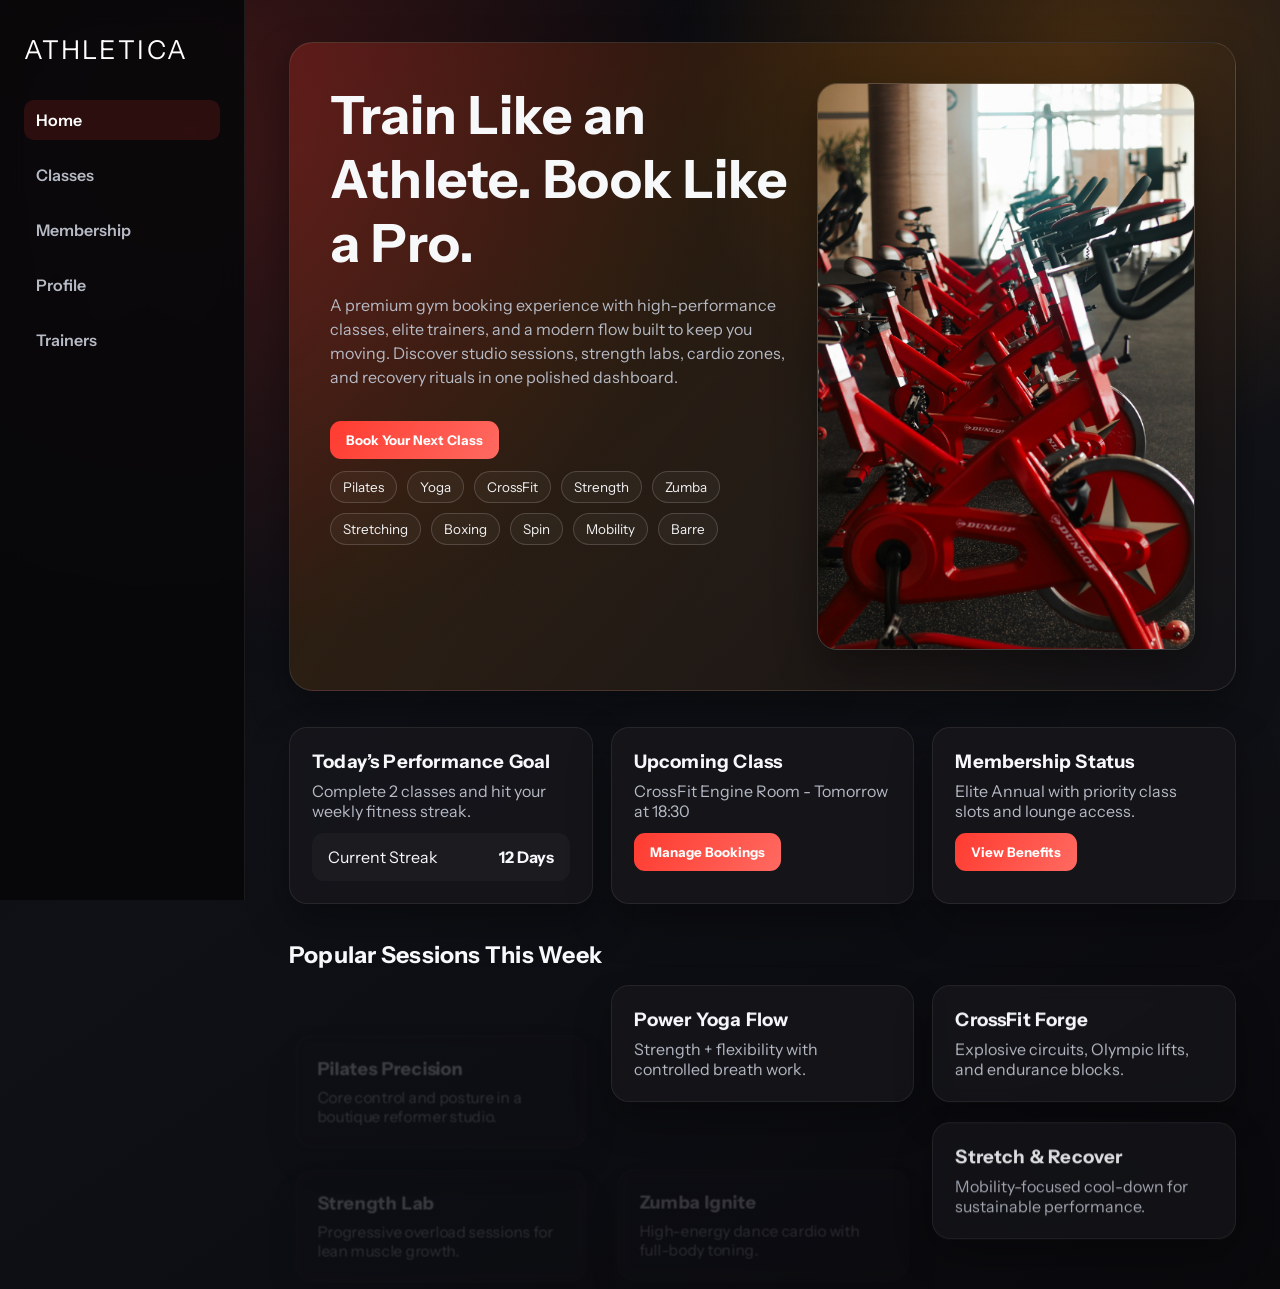
<file: index.html>
<!DOCTYPE html>
<html lang="en">
<head>
  <meta charset="UTF-8">
  <meta name="viewport" content="width=device-width, initial-scale=1.0">
  <title>Athletica | Premium Gym Booking Platform</title>
  <link rel="stylesheet" href="https://fonts.cdnfonts.com/css/power-grotesk">
  <link rel="stylesheet" href="https://fonts.googleapis.com/css2?family=Instrument+Sans:wght@400;500;600;700;800&display=swap">
  <link rel="stylesheet" href="style.css">
  <link rel="icon" type="image/png" href="gymfavicon.png">
</head>
<body>
  <div class="sidebar">
    <div class="logo">ATHLETICA</div>
    <a class="active" href="index.html">Home</a>
    <a href="classes.html">Classes</a>
    <a href="membership.html">Membership</a>
    <a href="profile.html">Profile</a>
    <a href="trainers.html">Trainers</a>
  </div>

  <main class="main">
    <section class="hero hero-layout reveal">
      <div>
        <h1>Train Like an Athlete. Book Like a Pro.</h1>
        <p>A premium gym booking experience with high-performance classes, elite trainers, and a modern flow built to keep you moving. Discover studio sessions, strength labs, cardio zones, and recovery rituals in one polished dashboard.</p>
        <button onclick="location.href='classes.html'">Book Your Next Class</button>
        <div class="chip-row">
          <div class="chip">Pilates</div><div class="chip">Yoga</div><div class="chip">CrossFit</div><div class="chip">Strength</div><div class="chip">Zumba</div><div class="chip">Stretching</div><div class="chip">Boxing</div><div class="chip">Spin</div><div class="chip">Mobility</div><div class="chip">Barre</div>
        </div>
      </div>
      <figure class="hero-image-wrap">
        <img class="hero-image" src="assets/home-hero-spin.jpg" alt="Row of red spin bikes inside a modern gym studio">
      </figure>
    </section>

    <section class="grid section-title">
      <article class="card reveal">
        <h3>Today’s Performance Goal</h3>
        <p>Complete 2 classes and hit your weekly fitness streak.</p>
        <div class="metric"><span>Current Streak</span><strong>12 Days</strong></div>
      </article>
      <article class="card reveal">
        <h3>Upcoming Class</h3>
        <p>CrossFit Engine Room - Tomorrow at 18:30</p>
        <button onclick="location.href='classes.html'">Manage Bookings</button>
      </article>
      <article class="card reveal">
        <h3>Membership Status</h3>
        <p>Elite Annual with priority class slots and lounge access.</p>
        <button onclick="location.href='membership.html'">View Benefits</button>
      </article>
    </section>

    <h2 class="section-title reveal">Popular Sessions This Week</h2>
    <section class="grid">
      <article class="card reveal"><h3>Pilates Precision</h3><p>Core control and posture in a boutique reformer studio.</p></article>
      <article class="card reveal"><h3>Power Yoga Flow</h3><p>Strength + flexibility with controlled breath work.</p></article>
      <article class="card reveal"><h3>CrossFit Forge</h3><p>Explosive circuits, Olympic lifts, and endurance blocks.</p></article>
      <article class="card reveal"><h3>Strength Lab</h3><p>Progressive overload sessions for lean muscle growth.</p></article>
      <article class="card reveal"><h3>Zumba Ignite</h3><p>High-energy dance cardio with full-body toning.</p></article>
      <article class="card reveal"><h3>Stretch & Recover</h3><p>Mobility-focused cool-down for sustainable performance.</p></article>
    </section>
  </main>
  <script src="https://cdn.jsdelivr.net/npm/gsap@3.12.5/dist/gsap.min.js"></script>
  <script src="script.js"></script>
</body>
</html>
</file>
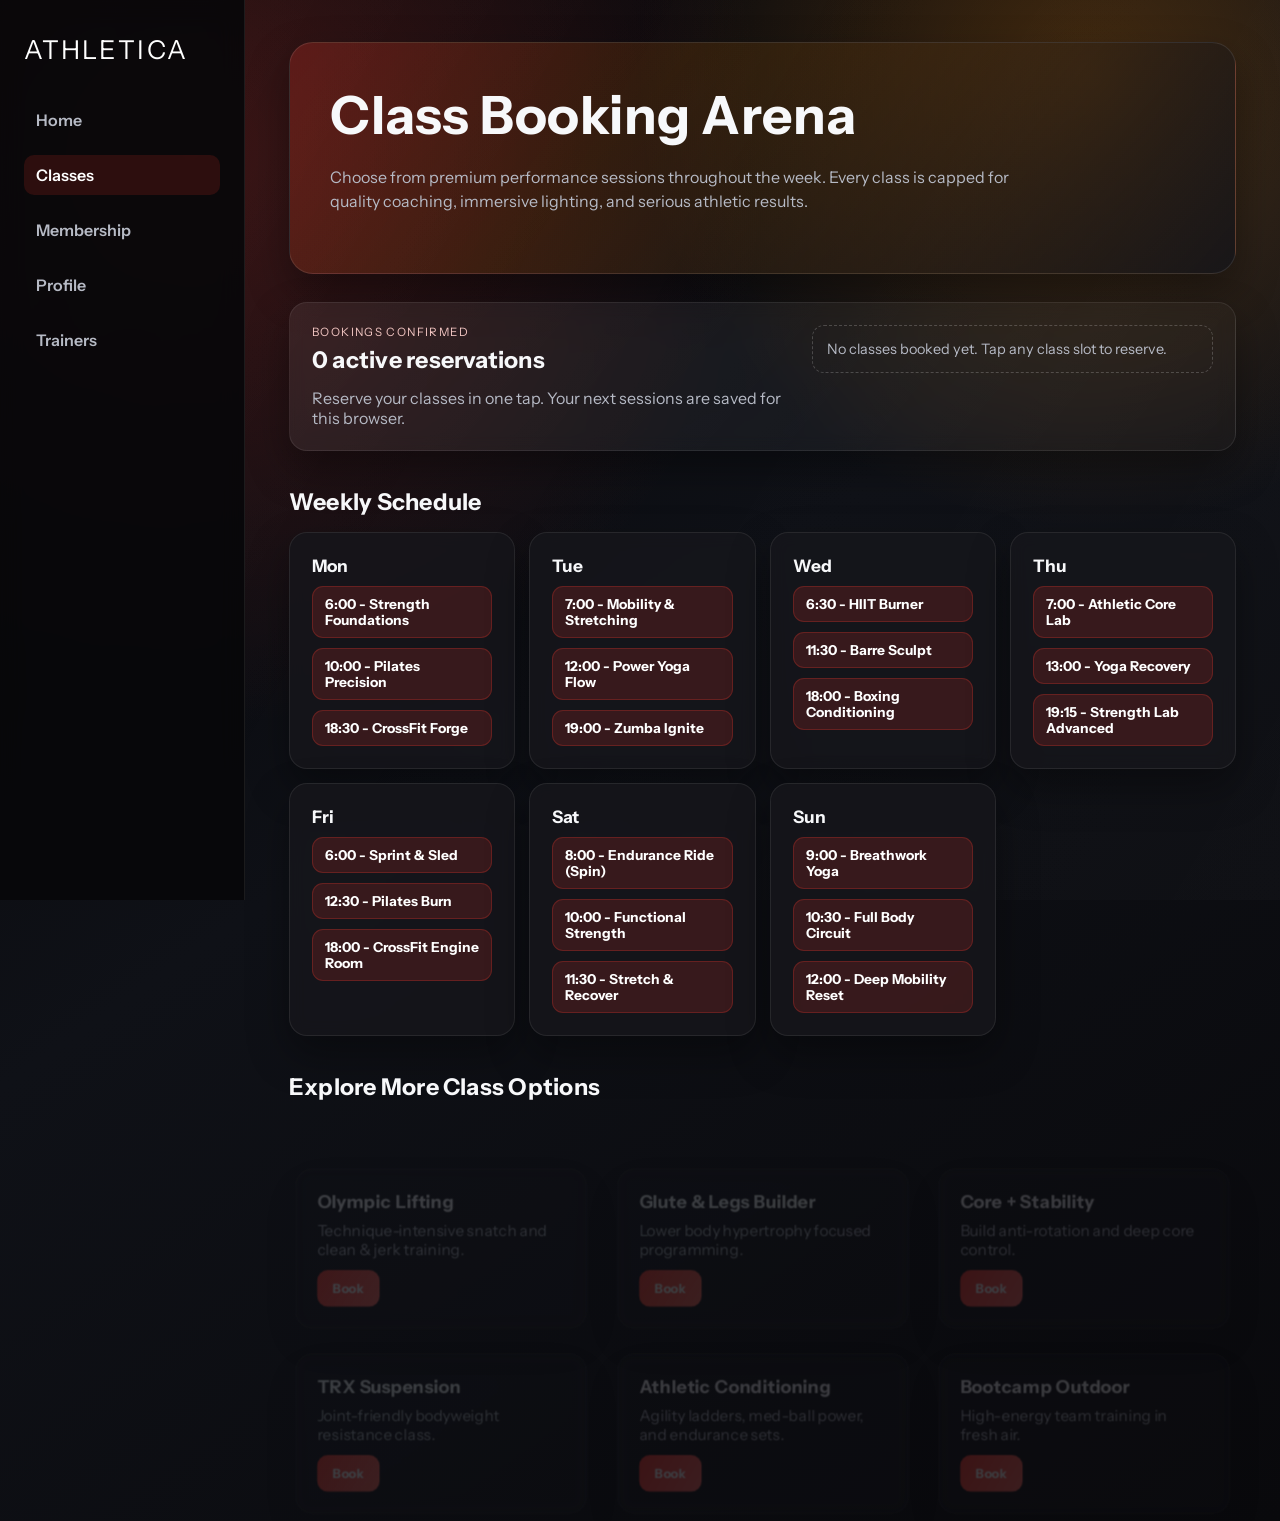
<file: classes.html>
<!DOCTYPE html>
<html lang="en">
<head>
  <meta charset="UTF-8">
  <meta name="viewport" content="width=device-width, initial-scale=1.0">
  <title>Athletica | Class Schedule</title>
  <link rel="stylesheet" href="https://fonts.cdnfonts.com/css/power-grotesk">
  <link rel="stylesheet" href="https://fonts.googleapis.com/css2?family=Instrument+Sans:wght@400;500;600;700;800&display=swap">
  <link rel="stylesheet" href="style.css">
  <link rel="icon" type="image/png" href="gymfavicon.png">
</head>
<body>
  <div class="sidebar">
    <div class="logo">ATHLETICA</div>
    <a href="index.html">Home</a>
    <a class="active" href="classes.html">Classes</a>
    <a href="membership.html">Membership</a>
    <a href="profile.html">Profile</a>
    <a href="trainers.html">Trainers</a>
  </div>

  <main class="main">
    <section class="hero reveal">
      <h1>Class Booking Arena</h1>
      <p>Choose from premium performance sessions throughout the week. Every class is capped for quality coaching, immersive lighting, and serious athletic results.</p>
    </section>

    <section class="booking-panel reveal" aria-live="polite">
      <div>
        <p class="booking-label">Bookings Confirmed</p>
        <h2><span id="booking-count">0</span> active reservations</h2>
        <p class="booking-sub">Reserve your classes in one tap. Your next sessions are saved for this browser.</p>
      </div>
      <div id="booking-list" class="booking-list"></div>
    </section>

    <h2 class="section-title reveal">Weekly Schedule</h2>
    <div class="calendar">
      <div class="day reveal"><strong>Mon</strong><button class="class" data-book-time="Mon 6:00" data-book-class="Strength Foundations">6:00 - Strength Foundations</button><button class="class" data-book-time="Mon 10:00" data-book-class="Pilates Precision">10:00 - Pilates Precision</button><button class="class" data-book-time="Mon 18:30" data-book-class="CrossFit Forge">18:30 - CrossFit Forge</button></div>
      <div class="day reveal"><strong>Tue</strong><button class="class" data-book-time="Tue 7:00" data-book-class="Mobility & Stretching">7:00 - Mobility & Stretching</button><button class="class" data-book-time="Tue 12:00" data-book-class="Power Yoga Flow">12:00 - Power Yoga Flow</button><button class="class" data-book-time="Tue 19:00" data-book-class="Zumba Ignite">19:00 - Zumba Ignite</button></div>
      <div class="day reveal"><strong>Wed</strong><button class="class" data-book-time="Wed 6:30" data-book-class="HIIT Burner">6:30 - HIIT Burner</button><button class="class" data-book-time="Wed 11:30" data-book-class="Barre Sculpt">11:30 - Barre Sculpt</button><button class="class" data-book-time="Wed 18:00" data-book-class="Boxing Conditioning">18:00 - Boxing Conditioning</button></div>
      <div class="day reveal"><strong>Thu</strong><button class="class" data-book-time="Thu 7:00" data-book-class="Athletic Core Lab">7:00 - Athletic Core Lab</button><button class="class" data-book-time="Thu 13:00" data-book-class="Yoga Recovery">13:00 - Yoga Recovery</button><button class="class" data-book-time="Thu 19:15" data-book-class="Strength Lab Advanced">19:15 - Strength Lab Advanced</button></div>
      <div class="day reveal"><strong>Fri</strong><button class="class" data-book-time="Fri 6:00" data-book-class="Sprint & Sled">6:00 - Sprint & Sled</button><button class="class" data-book-time="Fri 12:30" data-book-class="Pilates Burn">12:30 - Pilates Burn</button><button class="class" data-book-time="Fri 18:00" data-book-class="CrossFit Engine Room">18:00 - CrossFit Engine Room</button></div>
      <div class="day reveal"><strong>Sat</strong><button class="class" data-book-time="Sat 8:00" data-book-class="Endurance Ride (Spin)">8:00 - Endurance Ride (Spin)</button><button class="class" data-book-time="Sat 10:00" data-book-class="Functional Strength">10:00 - Functional Strength</button><button class="class" data-book-time="Sat 11:30" data-book-class="Stretch & Recover">11:30 - Stretch & Recover</button></div>
      <div class="day reveal"><strong>Sun</strong><button class="class" data-book-time="Sun 9:00" data-book-class="Breathwork Yoga">9:00 - Breathwork Yoga</button><button class="class" data-book-time="Sun 10:30" data-book-class="Full Body Circuit">10:30 - Full Body Circuit</button><button class="class" data-book-time="Sun 12:00" data-book-class="Deep Mobility Reset">12:00 - Deep Mobility Reset</button></div>
    </div>

    <h2 class="section-title reveal">Explore More Class Options</h2>
    <section class="grid">
      <article class="card reveal"><h3>Olympic Lifting</h3><p>Technique-intensive snatch and clean & jerk training.</p><button data-book-class="Olympic Lifting" data-book-time="Next Available Slot">Book</button></article>
      <article class="card reveal"><h3>Glute & Legs Builder</h3><p>Lower body hypertrophy focused programming.</p><button data-book-class="Glute & Legs Builder" data-book-time="Next Available Slot">Book</button></article>
      <article class="card reveal"><h3>Core + Stability</h3><p>Build anti-rotation and deep core control.</p><button data-book-class="Core + Stability" data-book-time="Next Available Slot">Book</button></article>
      <article class="card reveal"><h3>TRX Suspension</h3><p>Joint-friendly bodyweight resistance class.</p><button data-book-class="TRX Suspension" data-book-time="Next Available Slot">Book</button></article>
      <article class="card reveal"><h3>Athletic Conditioning</h3><p>Agility ladders, med-ball power, and endurance sets.</p><button data-book-class="Athletic Conditioning" data-book-time="Next Available Slot">Book</button></article>
      <article class="card reveal"><h3>Bootcamp Outdoor</h3><p>High-energy team training in fresh air.</p><button data-book-class="Bootcamp Outdoor" data-book-time="Next Available Slot">Book</button></article>
    </section>
  </main>

  <aside id="booking-toast" class="booking-toast" role="status" aria-live="assertive"></aside>

  <script src="https://cdn.jsdelivr.net/npm/gsap@3.12.5/dist/gsap.min.js"></script>
  <script src="script.js"></script>
</body>
</html>
</file>
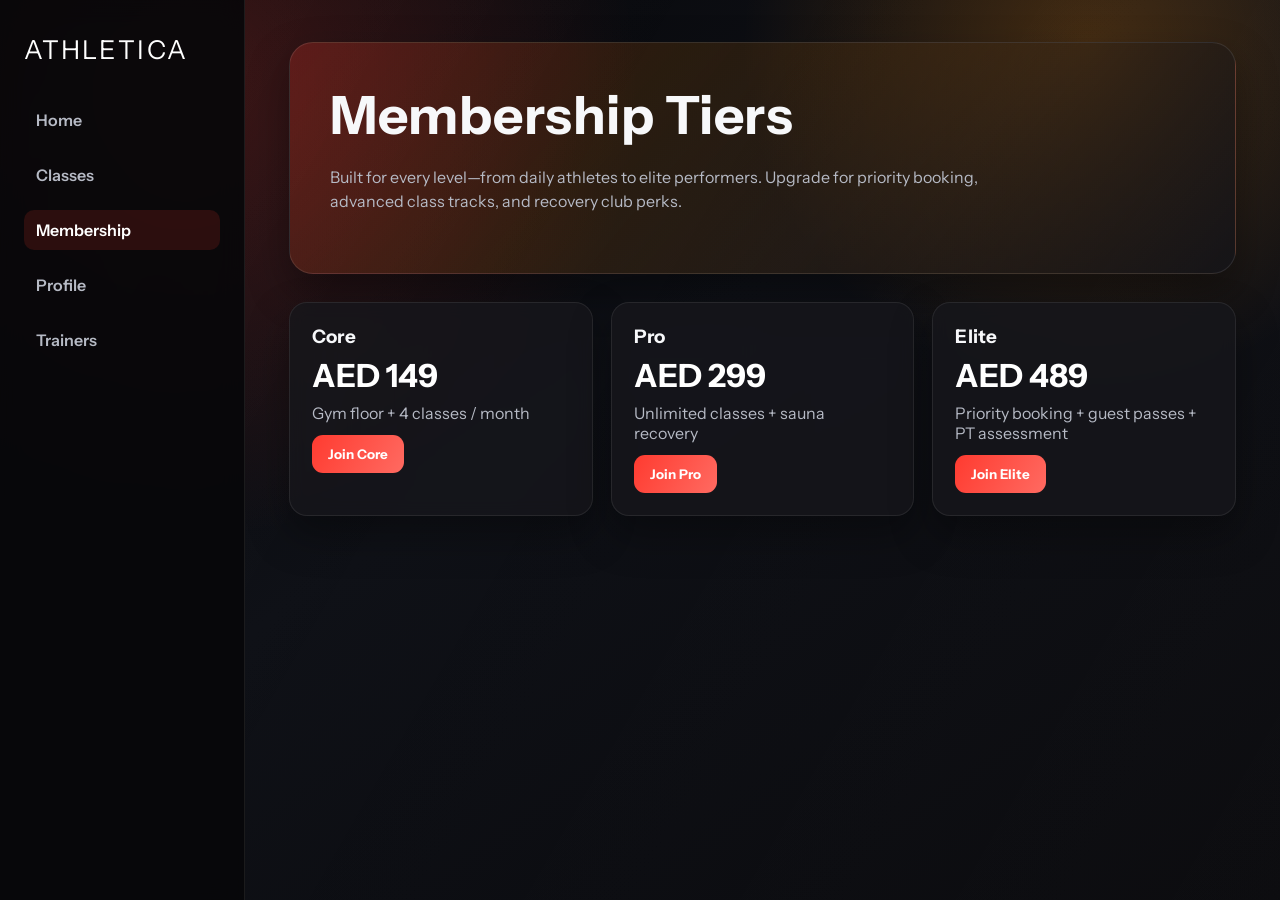
<file: membership.html>
<!DOCTYPE html>
<html lang="en">
<head>
  <meta charset="UTF-8">
  <meta name="viewport" content="width=device-width, initial-scale=1.0">
  <title>Athletica | Membership</title>
  <link rel="stylesheet" href="https://fonts.cdnfonts.com/css/power-grotesk">
  <link rel="stylesheet" href="https://fonts.googleapis.com/css2?family=Instrument+Sans:wght@400;500;600;700;800&display=swap">
  <link rel="stylesheet" href="style.css">
  <link rel="icon" type="image/png" href="gymfavicon.png">
</head>
<body>
  <div class="sidebar">
    <div class="logo">ATHLETICA</div>
    <a href="index.html">Home</a>
    <a href="classes.html">Classes</a>
    <a class="active" href="membership.html">Membership</a>
    <a href="profile.html">Profile</a>
    <a href="trainers.html">Trainers</a>
  </div>

  <main class="main">
    <section class="hero reveal">
      <h1>Membership Tiers</h1>
      <p>Built for every level—from daily athletes to elite performers. Upgrade for priority booking, advanced class tracks, and recovery club perks.</p>
    </section>

    <section class="grid">
      <article class="plan reveal"><h3>Core</h3><div class="price">AED 149</div><p>Gym floor + 4 classes / month</p><button data-plan="Core">Join Core</button></article>
      <article class="plan reveal"><h3>Pro</h3><div class="price">AED 299</div><p>Unlimited classes + sauna recovery</p><button data-plan="Pro">Join Pro</button></article>
      <article class="plan reveal"><h3>Elite</h3><div class="price">AED 489</div><p>Priority booking + guest passes + PT assessment</p><button data-plan="Elite">Join Elite</button></article>
    </section>
  </main>

  <aside id="booking-toast" class="booking-toast" role="status" aria-live="assertive"></aside>

  <script src="https://cdn.jsdelivr.net/npm/gsap@3.12.5/dist/gsap.min.js"></script>
  <script src="script.js"></script>
</body>
</html>
</file>
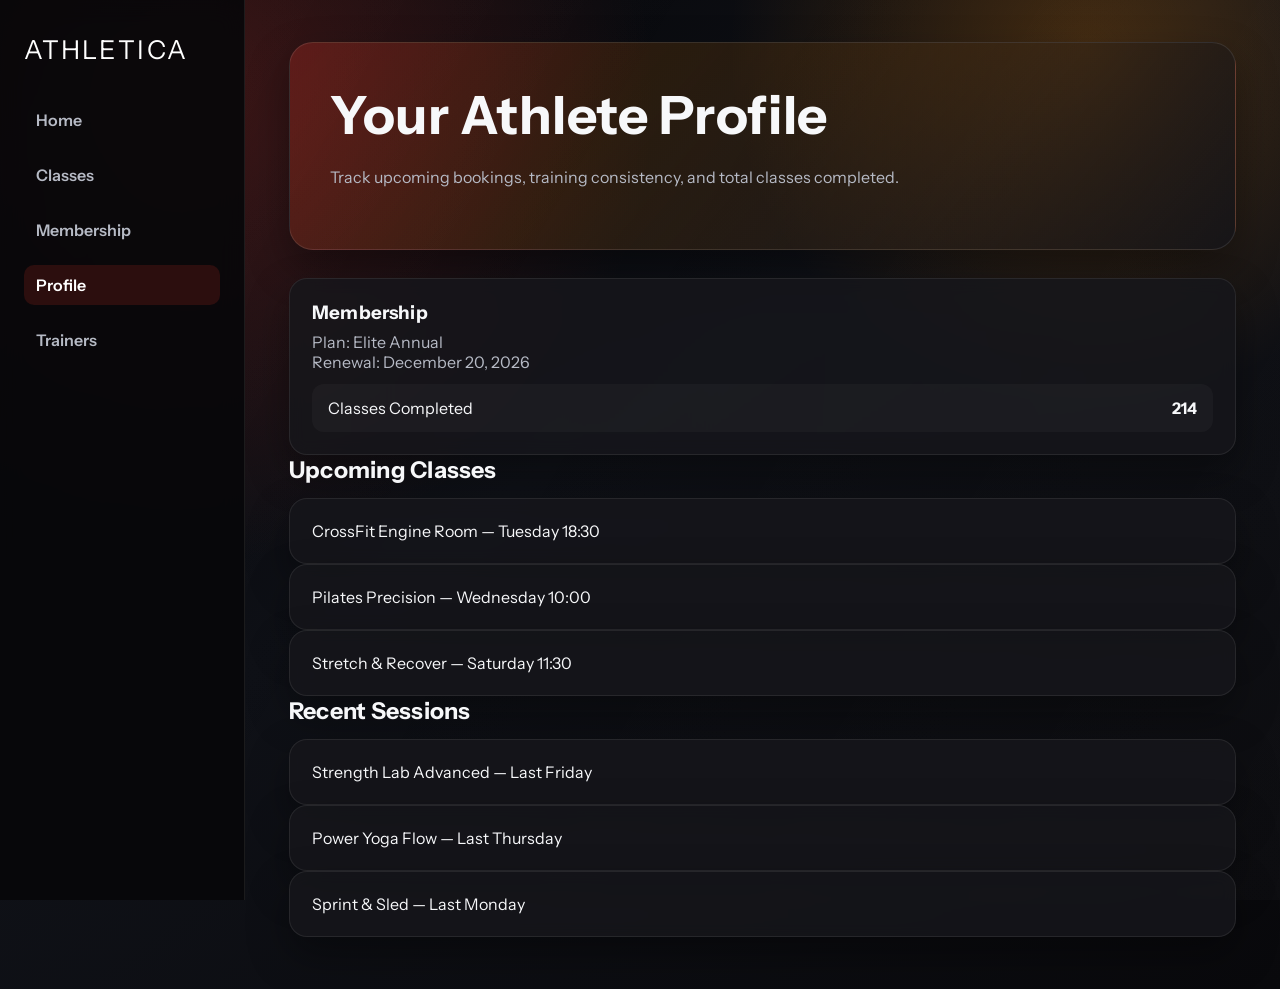
<file: profile.html>
<!DOCTYPE html>
<html lang="en">
<head>
  <meta charset="UTF-8">
  <meta name="viewport" content="width=device-width, initial-scale=1.0">
  <title>Athletica | Profile</title>
  <link rel="stylesheet" href="https://fonts.cdnfonts.com/css/power-grotesk">
  <link rel="stylesheet" href="https://fonts.googleapis.com/css2?family=Instrument+Sans:wght@400;500;600;700;800&display=swap">
  <link rel="stylesheet" href="style.css">
  <link rel="icon" type="image/png" href="gymfavicon.png">
</head>
<body>
  <div class="sidebar">
    <div class="logo">ATHLETICA</div>
    <a href="index.html">Home</a>
    <a href="classes.html">Classes</a>
    <a href="membership.html">Membership</a>
    <a class="active" href="profile.html">Profile</a>
    <a href="trainers.html">Trainers</a>
  </div>

  <main class="main">
    <section class="hero reveal">
      <h1>Your Athlete Profile</h1>
      <p>Track upcoming bookings, training consistency, and total classes completed.</p>
    </section>

    <section class="profile-section card reveal">
      <h3>Membership</h3>
      <p>Plan: Elite Annual</p>
      <p>Renewal: December 20, 2026</p>
      <div class="metric"><span>Classes Completed</span><strong>214</strong></div>
    </section>

    <section class="profile-section reveal">
      <h2>Upcoming Classes</h2>
      <div class="class-list">
        <div class="class-item">CrossFit Engine Room — Tuesday 18:30</div>
        <div class="class-item">Pilates Precision — Wednesday 10:00</div>
        <div class="class-item">Stretch & Recover — Saturday 11:30</div>
      </div>
    </section>

    <section class="profile-section reveal">
      <h2>Recent Sessions</h2>
      <div class="class-list">
        <div class="class-item">Strength Lab Advanced — Last Friday</div>
        <div class="class-item">Power Yoga Flow — Last Thursday</div>
        <div class="class-item">Sprint & Sled — Last Monday</div>
      </div>
    </section>
  </main>
  <script src="https://cdn.jsdelivr.net/npm/gsap@3.12.5/dist/gsap.min.js"></script>
  <script src="script.js"></script>
</body>
</html>
</file>
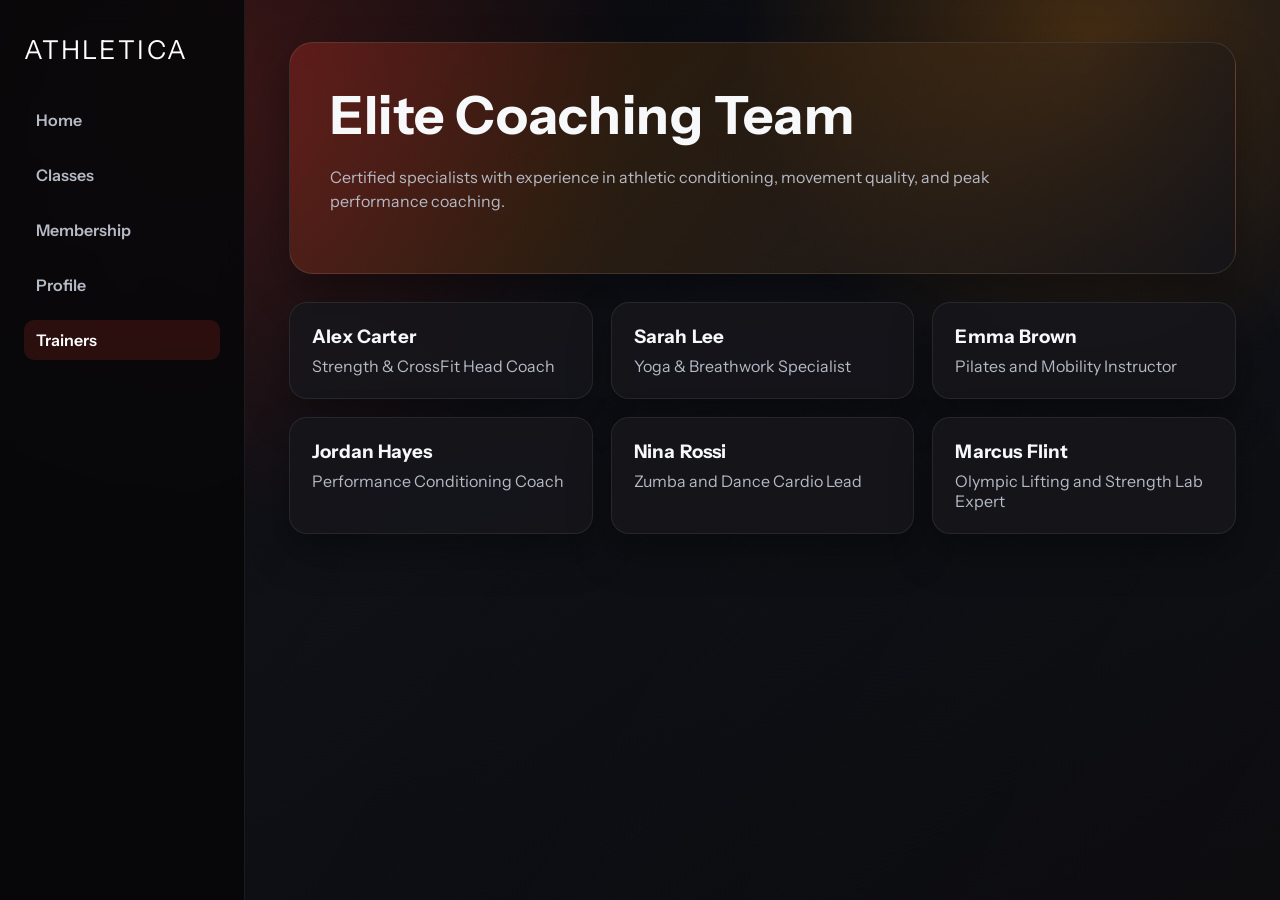
<file: trainers.html>
<!DOCTYPE html>
<html lang="en">
<head>
  <meta charset="UTF-8">
  <meta name="viewport" content="width=device-width, initial-scale=1.0">
  <title>Athletica | Trainers</title>
  <link rel="stylesheet" href="https://fonts.cdnfonts.com/css/power-grotesk">
  <link rel="stylesheet" href="https://fonts.googleapis.com/css2?family=Instrument+Sans:wght@400;500;600;700;800&display=swap">
  <link rel="stylesheet" href="style.css">
  <link rel="icon" type="image/png" href="gymfavicon.png">
</head>
<body>
  <div class="sidebar">
    <div class="logo">ATHLETICA</div>
    <a href="index.html">Home</a>
    <a href="classes.html">Classes</a>
    <a href="membership.html">Membership</a>
    <a href="profile.html">Profile</a>
    <a class="active" href="trainers.html">Trainers</a>
  </div>

  <main class="main">
    <section class="hero reveal">
      <h1>Elite Coaching Team</h1>
      <p>Certified specialists with experience in athletic conditioning, movement quality, and peak performance coaching.</p>
    </section>

    <section class="grid">
      <article class="card reveal"><h3>Alex Carter</h3><p>Strength & CrossFit Head Coach</p></article>
      <article class="card reveal"><h3>Sarah Lee</h3><p>Yoga & Breathwork Specialist</p></article>
      <article class="card reveal"><h3>Emma Brown</h3><p>Pilates and Mobility Instructor</p></article>
      <article class="card reveal"><h3>Jordan Hayes</h3><p>Performance Conditioning Coach</p></article>
      <article class="card reveal"><h3>Nina Rossi</h3><p>Zumba and Dance Cardio Lead</p></article>
      <article class="card reveal"><h3>Marcus Flint</h3><p>Olympic Lifting and Strength Lab Expert</p></article>
    </section>
  </main>
  <script src="https://cdn.jsdelivr.net/npm/gsap@3.12.5/dist/gsap.min.js"></script>
  <script src="script.js"></script>
</body>
</html>
</file>
<file: style.css>
*{
  box-sizing:border-box;
  margin:0;
  padding:0;
}

:root{
  --font-display:'Power Grotesk','Instrument Sans',sans-serif;
  --font-body:'Instrument Sans','Power Grotesk',sans-serif;
  --bg:#070707;
  --bg-soft:#121217;
  --surface:rgba(22,22,28,0.82);
  --surface-border:rgba(255,255,255,0.08);
  --text:#f7f8fa;
  --text-muted:#b6bac5;
  --red:#ff3b30;
  --red-soft:#ff6a61;
  --orange:#ff8a00;
  --shadow:0 18px 40px rgba(0,0,0,.35);
}

html{
  scroll-behavior:smooth;
}

body{
  font-family:var(--font-body);
  background:
    radial-gradient(circle at 15% 10%, rgba(255,59,48,0.20), transparent 33%),
    radial-gradient(circle at 85% 5%, rgba(255,138,0,0.22), transparent 25%),
    linear-gradient(145deg, #050507, #0f1117 45%, #09090c);
  color:var(--text);
  min-height:100vh;
}

body::before{
  content:"";
  position:fixed;
  inset:0;
  pointer-events:none;
  background:linear-gradient(120deg, rgba(255,255,255,.03), transparent 40%, rgba(255,255,255,.02));
  z-index:0;
}

.sidebar{
  position:fixed;
  top:0;
  left:0;
  width:245px;
  height:100vh;
  background:rgba(7,7,9,.9);
  border-right:1px solid var(--surface-border);
  backdrop-filter:blur(12px);
  padding:34px 24px;
  z-index:3;
}

.logo{
  font-family:var(--font-display);
  color:#fff;
  font-size:26px;
  letter-spacing:.08em;
  margin-bottom:34px;
}

.sidebar a{
  display:block;
  color:var(--text-muted);
  text-decoration:none;
  margin-bottom:15px;
  font-weight:600;
  padding:10px 12px;
  border-radius:10px;
  transition:.25s;
}

.sidebar a:hover,
.sidebar a.active{
  background:rgba(255,59,48,.14);
  color:#fff;
}

.main{
  margin-left:245px;
  padding:42px 44px 52px;
  position:relative;
  z-index:1;
}

h1,h2,h3{
  font-family:var(--font-display);
  letter-spacing:.01em;
}

.sidebar a,
button,
.chip,
.class,
.metric strong,
.plan .price{
  font-family:var(--font-display);
}

p,
.class-item,
.day,
.metric span{
  font-family:var(--font-body);
}

h1{
  font-size:clamp(2rem, 4.2vw, 3.3rem);
  margin-bottom:18px;
}

h2{
  font-size:1.45rem;
  margin-bottom:14px;
}

p{color:var(--text-muted);}

.hero{
  padding:40px;
  border-radius:24px;
  background:linear-gradient(130deg, rgba(255,59,48,.22), rgba(255,138,0,.12) 35%, rgba(20,20,25,.8));
  border:1px solid rgba(255,255,255,.1);
  box-shadow:var(--shadow);
  margin-bottom:28px;
}

.hero p{max-width:680px; line-height:1.5; margin-bottom:20px;}

.hero-layout{
  display:grid;
  grid-template-columns:1.1fr .9fr;
  gap:24px;
  align-items:stretch;
}

.hero-image-wrap{
  border-radius:20px;
  overflow:hidden;
  border:1px solid rgba(255,255,255,.18);
  box-shadow:var(--shadow);
  min-height:420px;
}

.hero-image{
  width:100%;
  height:100%;
  object-fit:cover;
  display:block;
}

.chip-row{display:flex; flex-wrap:wrap; gap:10px; margin-top:12px;}

.chip{
  padding:7px 12px;
  font-size:.84rem;
  border-radius:99px;
  border:1px solid rgba(255,255,255,.16);
  background:rgba(255,255,255,.04);
  color:#f3f3f5;
}

.grid{
  display:grid;
  grid-template-columns:repeat(auto-fill,minmax(250px,1fr));
  gap:18px;
}

.card,.plan,.day,.class-item,.booking-panel,.booking-item{
  background:var(--surface);
  border:1px solid var(--surface-border);
  border-radius:18px;
  padding:22px;
  box-shadow:var(--shadow);
  backdrop-filter:blur(8px);
}

.card:hover,.plan:hover{transform:translateY(-4px); border-color:rgba(255,106,97,.35);}
.card,.plan{transition:.25s;}

.card h3,.plan h3{margin-bottom:8px;}

.metric{
  display:flex;
  align-items:center;
  justify-content:space-between;
  padding:14px 16px;
  border-radius:12px;
  margin-top:12px;
  background:rgba(255,255,255,.03);
}

button{
  background:linear-gradient(120deg,var(--red),var(--red-soft));
  border:none;
  padding:11px 16px;
  border-radius:11px;
  color:#fff;
  font-weight:700;
  margin-top:12px;
  cursor:pointer;
  transition:.2s;
}

button:hover{filter:brightness(1.08);}

.section-title{
  margin:36px 0 16px;
}

.calendar{
  display:grid;
  grid-template-columns:repeat(auto-fill,minmax(200px,1fr));
  gap:14px;
}

.day{min-height:220px;}

.day strong{font-size:1.08rem;}

.class{
  width:100%;
  text-align:left;
  margin-top:10px;
  padding:9px 12px;
  border-radius:11px;
  background:rgba(255,59,48,.15);
  border:1px solid rgba(255,59,48,.24);
  font-size:.86rem;
  color:#fff;
}

.class:hover{
  transform:translateY(-1px);
  box-shadow:0 0 0 1px rgba(255,255,255,.08) inset;
}

.booking-panel{
  display:grid;
  grid-template-columns:1.2fr 1fr;
  gap:18px;
  margin:20px 0 12px;
  background:linear-gradient(130deg, rgba(255,255,255,.07), rgba(255,255,255,.02));
}

.booking-label{
  text-transform:uppercase;
  letter-spacing:.12em;
  font-size:.72rem;
  color:#f3c7c3;
  margin-bottom:6px;
}

.booking-sub{margin-bottom:0;}

.booking-list{display:grid; gap:10px; align-content:start;}

.booking-item{
  padding:14px;
  display:flex;
  justify-content:space-between;
  align-items:flex-start;
  background:rgba(255,255,255,.03);
}

.booking-item h3{font-size:1rem; margin-bottom:4px;}
.booking-item p{font-size:.88rem;}

.booking-empty{
  border:1px dashed rgba(255,255,255,.2);
  padding:14px;
  border-radius:12px;
  font-size:.9rem;
}

.booking-remove{
  margin-top:0;
  background:rgba(255,255,255,.06);
  border:1px solid rgba(255,255,255,.14);
  padding:8px 11px;
}

.plan .price{
  font-size:2rem;
  font-weight:800;
  margin:8px 0;
  color:#fff;
}

.booking-toast{
  position:fixed;
  right:24px;
  bottom:24px;
  z-index:20;
  max-width:320px;
  padding:13px 15px;
  border-radius:12px;
  background:rgba(8,8,10,.9);
  border:1px solid rgba(255,255,255,.2);
  box-shadow:var(--shadow);
  opacity:0;
  pointer-events:none;
}

.booking-toast.visible{opacity:1;}

.reveal{
  opacity:0;
  transform:translateY(22px) scale(.98);
  transition:opacity .8s ease, transform .8s cubic-bezier(.22,1,.36,1);
}

.reveal.is-visible{
  opacity:1;
  transform:translateY(0) scale(1);
}

@supports (animation-timeline: view()) {
  .reveal{
    opacity:1;
    transform:none;
    animation:appleReveal linear both;
    animation-timeline:view();
    animation-range:entry 10% cover 35%;
  }
}

@keyframes appleReveal{
  from{opacity:.2; transform:translateY(48px) scale(.96); filter:blur(6px);}
  to{opacity:1; transform:translateY(0) scale(1); filter:blur(0);}
}

@media (max-width: 860px){
  .sidebar{
    position:static;
    width:100%;
    height:auto;
    display:flex;
    align-items:center;
    gap:8px;
    flex-wrap:wrap;
  }

  .logo{margin:0 14px 0 0;}

  .sidebar a{margin:0;}

  .main{margin-left:0; padding:26px 18px 36px;}

  .hero{padding:26px;}

  .hero-layout,
  .booking-panel{grid-template-columns:1fr;}

  .hero-image-wrap{min-height:280px;}
}
</file>
